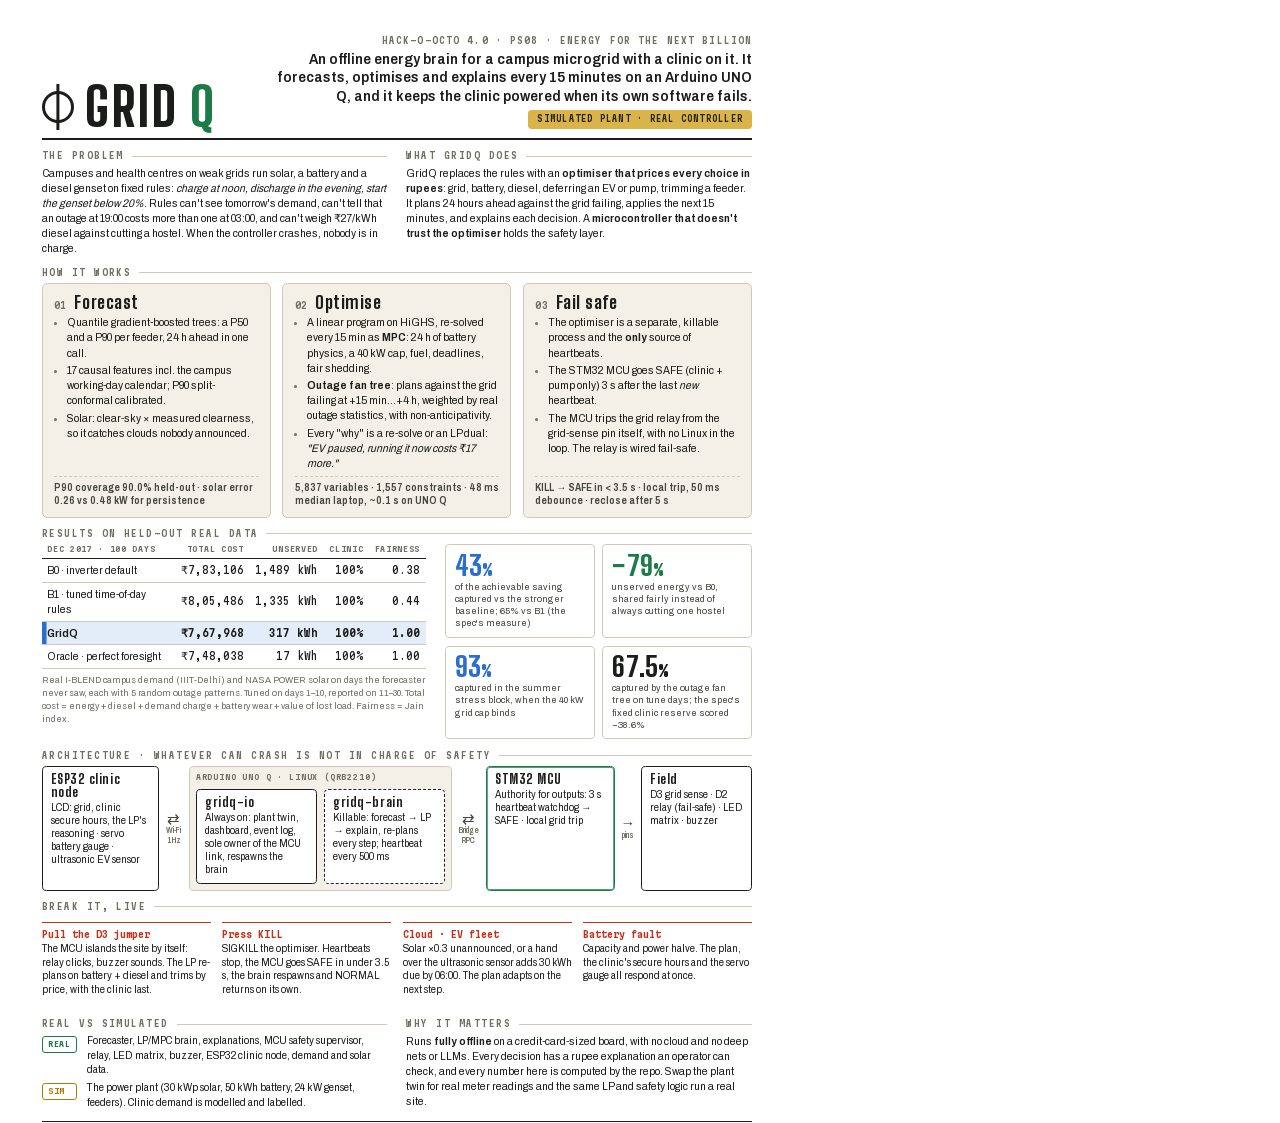
<file: docs/onepager/onepager.html>
<!doctype html>
<html lang="en">
<head>
<meta charset="utf-8">
<title>GridQ · Project Description</title>
<style>
/* One A4 page, printed by tools/build_onepager.sh. Dispatch-panel identity from the dashboard: enamel and ink,
   condensed display type, monospaced readouts. */
@font-face { font-family: "Archivo"; font-weight: 400 700; font-stretch: 75% 100%; src: url(../../web/fonts/archivo.woff2) format("woff2"); }
@font-face { font-family: "Big Shoulders Display"; font-weight: 500 800; src: url(../../web/fonts/big-shoulders-display.woff2) format("woff2"); }
@font-face { font-family: "Martian Mono"; font-weight: 400 600; font-stretch: 75% 112.5%; src: url(../../web/fonts/martian-mono.woff2) format("woff2"); }
:root {
  --ink: #1b1d1a; --ink2: #44463f; --muted: #6f6f64; --line: #cfc8b8; --panel: #f4f0e7; --enamel: #e8e2d5;
  --ok: #1d7a49; --alarm: #c4311b; --warn: #b47800; --gq: #2a6fd0;
  --disp: "Big Shoulders Display", "Arial Narrow", sans-serif;
  --body: "Archivo", "Helvetica Neue", Arial, sans-serif;
  --mono: "Martian Mono", Menlo, monospace;
}
@page { size: A4; margin: 0; }
* { box-sizing: border-box; }
html, body { margin: 0; background: #fff; color: var(--ink); }
body { font: 400 8.3pt/1.36 var(--body); font-stretch: 92%; -webkit-print-color-adjust: exact; print-color-adjust: exact; }
.page { width: 210mm; height: 297mm; padding: 9.5mm 11mm 7.5mm; display: flex; flex-direction: column; gap: 3mm; overflow: hidden; }
h1, h2, h3 { margin: 0; font-family: var(--disp); letter-spacing: .03em; }
p { margin: 0; }
b { font-weight: 650; }
.mono { font-family: var(--mono); font-stretch: 75%; font-variant-numeric: tabular-nums; }

/* masthead */
.mast { display: grid; grid-template-columns: auto 1fr; gap: 6mm; align-items: end; border-bottom: 2.2pt solid var(--ink); padding-bottom: 2.4mm; }
.brand { font: 800 40pt/0.82 var(--disp); letter-spacing: .05em; display: flex; align-items: center; gap: 3mm; }
.brand b { color: var(--ok); font-weight: 800; }
.mark { width: 8.5mm; height: 8.5mm; border: 2.4pt solid var(--ink); border-radius: 50%; position: relative; }
.mark::after { content: ""; position: absolute; left: 50%; top: -2.6mm; bottom: -2.6mm; width: 2.4pt; background: var(--ink); transform: translateX(-50%); }
.mast-r { display: flex; flex-direction: column; gap: 1.2mm; align-items: flex-end; text-align: right; }
.event { font: 600 7pt/1 var(--mono); font-stretch: 75%; letter-spacing: .12em; text-transform: uppercase; color: var(--muted); }
.thesis { font: 600 11.2pt/1.25 var(--body); font-stretch: 88%; max-width: 128mm; }
.plate { display: inline-block; background: #d9b44a; color: #2b2410; font: 700 6.6pt/1 var(--mono); font-stretch: 75%; letter-spacing: .14em; padding: 1.3mm 2.4mm; border-radius: 1mm; }

/* sections */
.sec-h { font: 700 7pt/1 var(--mono); font-stretch: 75%; letter-spacing: .16em; text-transform: uppercase; color: var(--muted); display: flex; gap: 2mm; align-items: center; margin-bottom: 1.5mm; }
.sec-h::after { content: ""; flex: 1; height: .6pt; background: var(--line); }
.two { display: grid; grid-template-columns: 1fr 1fr; gap: 5mm; }
.lede p + p { margin-top: 1.2mm; }

/* the three stages */
.stages { display: grid; grid-template-columns: repeat(3, 1fr); gap: 3mm; }
.stage { background: var(--panel); border: .6pt solid var(--line); border-radius: 1.4mm; padding: 2.6mm 3mm; display: flex; flex-direction: column; gap: 1.2mm; }
.stage h3 { font-size: 13pt; font-weight: 800; line-height: 1; display: flex; gap: 2mm; align-items: baseline; }
.stage h3 span { font: 600 7pt/1 var(--mono); font-stretch: 75%; color: var(--muted); }
.stage ul { margin: 0; padding-left: 3.4mm; display: grid; gap: .7mm; }
.stage li::marker { color: var(--muted); }
.stage .kpi { margin-top: auto; padding-top: 1.1mm; border-top: .6pt dashed var(--line); font: 650 7.6pt/1.3 var(--body); font-stretch: 85%; font-variant-numeric: tabular-nums; color: var(--ink2); }

/* results */
.results { display: grid; grid-template-columns: 1.25fr 1fr; gap: 5mm; align-items: start; }
table { width: 100%; border-collapse: collapse; font-size: 8.2pt; }
th { font: 600 6.4pt/1.2 var(--mono); font-stretch: 75%; letter-spacing: .08em; text-transform: uppercase; color: var(--muted); text-align: left; padding: 0 1.5mm 1mm; border-bottom: 1.2pt solid var(--ink); }
td { padding: 1.05mm 1.5mm; border-bottom: .5pt solid var(--line); }
td.n, th.n { text-align: right; font-family: var(--mono); font-stretch: 75%; font-variant-numeric: tabular-nums; white-space: nowrap; }
tr.gq td { background: #e3ecf9; font-weight: 650; }
tr.gq td:first-child { box-shadow: inset 1.2mm 0 0 var(--gq); }
.small { font-size: 7.2pt; color: var(--muted); line-height: 1.35; margin-top: 1.4mm; }
.kpis { display: grid; grid-template-columns: 1fr 1fr; gap: 2mm; }
.kpi-t { border: .6pt solid var(--line); border-radius: 1.2mm; padding: 1.8mm 2.4mm 2mm; }
.kpi-t .v { font: 800 21pt/0.95 var(--disp); letter-spacing: .01em; }
.kpi-t .v small { font-size: 12pt; }
.kpi-t .l { font-size: 7.3pt; line-height: 1.25; color: var(--ink2); margin-top: .6mm; }
.v.ok { color: var(--ok); } .v.gq { color: var(--gq); }

/* architecture flow + demo strip */
.flow { display: grid; grid-template-columns: 1fr 8mm 2.25fr 9mm 1.1fr 7mm 0.95fr; align-items: stretch; }
.node { border: .8pt solid var(--ink); border-radius: 1.2mm; padding: 1.6mm 2.2mm; background: #fff; font-size: 7.6pt; line-height: 1.3; }
.node h4 { margin: 0 0 .6mm; font: 800 9.6pt/1 var(--disp); letter-spacing: .04em; }
.node.grp { background: var(--panel); border-color: var(--line); display: grid; grid-template-columns: 1fr 1fr; gap: 2mm; padding: 1.6mm; }
.node.grp > .node { border-width: .7pt; }
.node .grp-l { grid-column: 1 / -1; font: 600 6.2pt/1 var(--mono); font-stretch: 75%; letter-spacing: .1em; text-transform: uppercase; color: var(--muted); }
.node.kill { border-style: dashed; }
.node.safe { border-color: var(--ok); box-shadow: inset 0 0 0 .5pt var(--ok); }
.wire { display: flex; flex-direction: column; align-items: center; justify-content: center; font: 600 6.2pt/1.1 var(--body); font-stretch: 80%; color: var(--muted); text-align: center; position: relative; }
.wire::before { content: "⇄"; font: 400 11pt/1 var(--body); color: var(--ink2); }
.wire.out::before { content: "→"; }
.demo { display: grid; grid-template-columns: repeat(4, 1fr); gap: 3mm; }
.demo div { border-top: 1.2pt solid var(--alarm); padding-top: 1.2mm; }
.demo dt { font: 700 7.6pt/1.2 var(--mono); font-stretch: 75%; color: var(--alarm); margin-bottom: .5mm; }
.demo dd { margin: 0; font-size: 7.8pt; line-height: 1.32; }

/* foot */
.bottom { display: grid; grid-template-columns: 1fr 1fr; gap: 5mm; }
.honest { display: grid; grid-template-columns: auto 1fr; gap: .9mm 2.4mm; font-size: 8pt; }
.chip { font: 700 6.2pt/1 var(--mono); font-stretch: 75%; letter-spacing: .1em; padding: .9mm 1.4mm; border: .7pt solid currentColor; border-radius: .8mm; height: fit-content; margin-top: .4mm; }
.chip.real { color: var(--ok); } .chip.sim { color: var(--warn); }
.foot { margin-top: auto; border-top: 1.2pt solid var(--ink); padding-top: 1.6mm; display: flex; justify-content: space-between; gap: 4mm; font: 400 7.2pt/1.2 var(--body); font-stretch: 85%; color: var(--ink2); white-space: nowrap; }
.foot b { color: var(--ink); }
</style>
</head>
<body>
<div class="page">

  <header class="mast">
    <div class="brand"><span class="mark" aria-hidden="true"></span>GRID<b>Q</b></div>
    <div class="mast-r">
      <div class="event">Hack-O-Octo 4.0 · PS08 · Energy for the Next Billion</div>
      <p class="thesis">An offline energy brain for a campus microgrid with a clinic on it. It forecasts, optimises and explains every 15 minutes on an Arduino UNO Q, and it keeps the clinic powered when its own software fails.</p>
      <span class="plate">SIMULATED PLANT · REAL CONTROLLER</span>
    </div>
  </header>

  <section class="two lede">
    <div>
      <div class="sec-h">The problem</div>
      <p>Campuses and health centres on weak grids run solar, a battery and a diesel genset on fixed rules: <i>charge at noon, discharge in the evening, start the genset below 20%</i>. Rules can't see tomorrow's demand, can't tell that an outage at 19:00 costs more than one at 03:00, and can't weigh ₹27/kWh diesel against cutting a hostel. When the controller crashes, nobody is in charge.</p>
    </div>
    <div>
      <div class="sec-h">What GridQ does</div>
      <p>GridQ replaces the rules with an <b>optimiser that prices every choice in rupees</b>: grid, battery, diesel, deferring an EV or pump, trimming a feeder. It plans 24 hours ahead against the grid failing, applies the next 15 minutes, and explains each decision. A <b>microcontroller that doesn't trust the optimiser</b> holds the safety layer.</p>
    </div>
  </section>

  <section>
    <div class="sec-h">How it works</div>
    <div class="stages">
      <div class="stage">
        <h3><span>01</span>Forecast</h3>
        <ul>
          <li>Quantile gradient-boosted trees: a P50 and a P90 per feeder, 24 h ahead in one call.</li>
          <li>17 causal features incl. the campus working-day calendar; P90 split-conformal calibrated.</li>
          <li>Solar: clear-sky × measured clearness, so it catches clouds nobody announced.</li>
        </ul>
        <div class="kpi">P90 coverage 90.0% held-out · solar error 0.26 vs 0.48 kW for persistence</div>
      </div>
      <div class="stage">
        <h3><span>02</span>Optimise</h3>
        <ul>
          <li>A linear program on HiGHS, re-solved every 15 min as <b>MPC</b>: 24 h of battery physics, a 40 kW cap, fuel, deadlines, fair shedding.</li>
          <li><b>Outage fan tree</b>: plans against the grid failing at +15 min…+4 h, weighted by real outage statistics, with non-anticipativity.</li>
          <li>Every "why" is a re-solve or an LP dual: <i>"EV paused, running it now costs ₹17 more."</i></li>
        </ul>
        <div class="kpi">5,837 variables · 1,557 constraints · 48 ms median laptop, ~0.1 s on UNO Q</div>
      </div>
      <div class="stage">
        <h3><span>03</span>Fail safe</h3>
        <ul>
          <li>The optimiser is a separate, killable process and the <b>only</b> source of heartbeats.</li>
          <li>The STM32 MCU goes SAFE (clinic + pump only) 3 s after the last <i>new</i> heartbeat.</li>
          <li>The MCU trips the grid relay from the grid-sense pin itself, with no Linux in the loop. The relay is wired fail-safe.</li>
        </ul>
        <div class="kpi">KILL → SAFE in &lt; 3.5 s · local trip, 50 ms debounce · reclose after 5 s</div>
      </div>
    </div>
  </section>

  <section>
    <div class="sec-h">Results on held-out real data</div>
    <div class="results">
      <div>
        <table>
          <thead><tr><th>Dec 2017 · 100 days</th><th class="n">Total cost</th><th class="n">Unserved</th><th class="n">Clinic</th><th class="n">Fairness</th></tr></thead>
          <tbody>
            <tr><td>B0 · inverter default</td><td class="n">₹7,83,106</td><td class="n">1,489 kWh</td><td class="n">100%</td><td class="n">0.38</td></tr>
            <tr><td>B1 · tuned time-of-day rules</td><td class="n">₹8,05,486</td><td class="n">1,335 kWh</td><td class="n">100%</td><td class="n">0.44</td></tr>
            <tr class="gq"><td>GridQ</td><td class="n">₹7,67,968</td><td class="n">317 kWh</td><td class="n">100%</td><td class="n">1.00</td></tr>
            <tr><td>Oracle · perfect foresight</td><td class="n">₹7,48,038</td><td class="n">17 kWh</td><td class="n">100%</td><td class="n">1.00</td></tr>
          </tbody>
        </table>
        <p class="small">Real I-BLEND campus demand (IIIT-Delhi) and NASA POWER solar on days the forecaster never saw, each with 5 random outage patterns. Tuned on days 1–10, reported on 11–30. Total cost = energy + diesel + demand charge + battery wear + value of lost load. Fairness = Jain index.</p>
      </div>
      <div class="kpis">
        <div class="kpi-t"><div class="v gq">43<small>%</small></div><div class="l">of the achievable saving captured vs the stronger baseline; 65% vs B1 (the spec's measure)</div></div>
        <div class="kpi-t"><div class="v ok">−79<small>%</small></div><div class="l">unserved energy vs B0, shared fairly instead of always cutting one hostel</div></div>
        <div class="kpi-t"><div class="v gq">93<small>%</small></div><div class="l">captured in the summer stress block, when the 40 kW grid cap binds</div></div>
        <div class="kpi-t"><div class="v">67.5<small>%</small></div><div class="l">captured by the outage fan tree on tune days; the spec's fixed clinic reserve scored −38.6%</div></div>
      </div>
    </div>
  </section>

  <section>
    <div class="sec-h">Architecture · whatever can crash is not in charge of safety</div>
    <div class="flow">
      <div class="node"><h4>ESP32 clinic node</h4>LCD: grid, clinic secure hours, the LP's reasoning · servo battery gauge · ultrasonic EV sensor</div>
      <div class="wire">Wi-Fi<br>1 Hz</div>
      <div class="node grp">
        <span class="grp-l">Arduino UNO Q · Linux (QRB2210)</span>
        <div class="node"><h4>gridq-io</h4>Always on: plant twin, dashboard, event log, sole owner of the MCU link, respawns the brain</div>
        <div class="node kill"><h4>gridq-brain</h4>Killable: forecast → LP → explain, re-plans every step; heartbeat every 500 ms</div>
      </div>
      <div class="wire">Bridge<br>RPC</div>
      <div class="node safe"><h4>STM32 MCU</h4>Authority for outputs: 3 s heartbeat watchdog → SAFE · local grid trip</div>
      <div class="wire out">pins</div>
      <div class="node"><h4>Field</h4>D3 grid sense · D2 relay (fail-safe) · LED matrix · buzzer</div>
    </div>
  </section>

  <section>
    <div class="sec-h">Break it, live</div>
    <dl class="demo">
      <div><dt>Pull the D3 jumper</dt><dd>The MCU islands the site by itself: relay clicks, buzzer sounds. The LP re-plans on battery + diesel and trims by price, with the clinic last.</dd></div>
      <div><dt>Press KILL</dt><dd>SIGKILL the optimiser. Heartbeats stop, the MCU goes SAFE in under 3.5 s, the brain respawns and NORMAL returns on its own.</dd></div>
      <div><dt>Cloud · EV fleet</dt><dd>Solar ×0.3 unannounced, or a hand over the ultrasonic sensor adds 30 kWh due by 06:00. The plan adapts on the next step.</dd></div>
      <div><dt>Battery fault</dt><dd>Capacity and power halve. The plan, the clinic's secure hours and the servo gauge all respond at once.</dd></div>
    </dl>
  </section>

  <section class="bottom">
    <div>
      <div class="sec-h">Real vs simulated</div>
      <div class="honest">
        <span class="chip real">REAL</span><span>Forecaster, LP/MPC brain, explanations, MCU safety supervisor, relay, LED matrix, buzzer, ESP32 clinic node, demand and solar data.</span>
        <span class="chip sim">SIM</span><span>The power plant (30 kWp solar, 50 kWh battery, 24 kW genset, feeders). Clinic demand is modelled and labelled.</span>
      </div>
    </div>
    <div>
      <div class="sec-h">Why it matters</div>
      <p>Runs <b>fully offline</b> on a credit-card-sized board, with no cloud and no deep nets or LLMs. Every decision has a rupee explanation an operator can check, and every number here is computed by the repo. Swap the plant twin for real meter readings and the same LP and safety logic run a real site.</p>
    </div>
  </section>

  <footer class="foot">
    <span><b>github.com/Arshgill01/GridQ</b> · code, benchmark, hardware photos, design decisions</span>
    <span>Arduino UNO Q (QRB2210 + STM32U585) · ESP32 · Python · HiGHS · scikit-learn · FastAPI</span>
  </footer>
</div>
</body>
</html>
</file>
